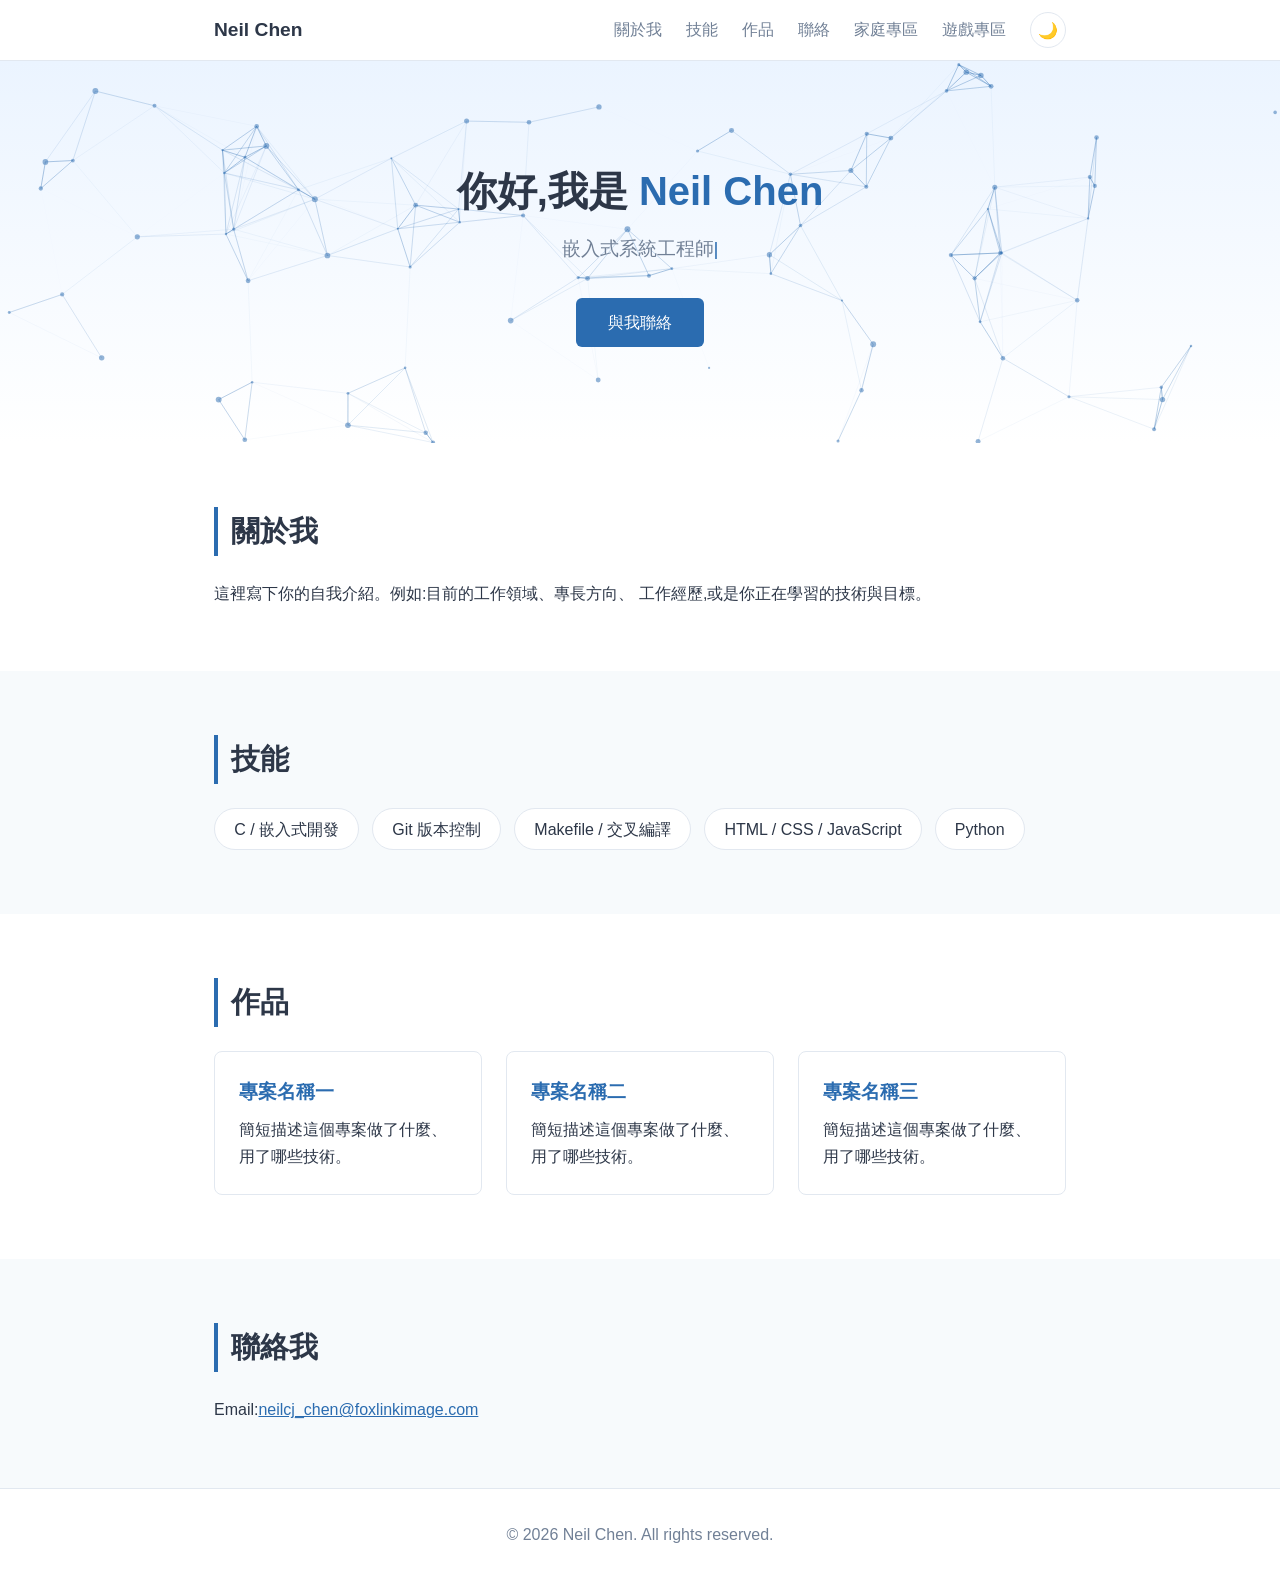
<file: index.html>
<!DOCTYPE html>
<html lang="zh-Hant">
<head>
  <meta charset="UTF-8">
  <meta name="viewport" content="width=device-width, initial-scale=1.0">
  <title>Neil Chen | 個人網頁</title>
  <link rel="stylesheet" href="css/style.css">
</head>
<body>

  <!-- 捲動進度條 -->
  <div class="scroll-progress" id="scrollProgress"></div>

  <!-- 導覽列 -->
  <header class="navbar">
    <div class="container nav-inner">
      <span class="logo">Neil Chen</span>
      <nav>
        <a href="#about">關於我</a>
        <a href="#skills">技能</a>
        <a href="#projects">作品</a>
        <a href="#contact">聯絡</a>
        <a href="family.html">家庭專區</a>
        <a href="games.html">遊戲專區</a>
        <button id="themeToggle" class="theme-toggle" title="切換深淺色主題">🌙</button>
      </nav>
    </div>
  </header>

  <!-- 主視覺(含粒子背景) -->
  <section class="hero">
    <canvas id="particles"></canvas>
    <div class="container hero-content">
      <h1>你好,我是 <span class="accent">Neil Chen</span></h1>
      <p class="subtitle"><span id="typing"></span><span class="cursor">|</span></p>
      <a href="#contact" class="btn">與我聯絡</a>
    </div>
  </section>

  <!-- 關於我 -->
  <section id="about" class="section reveal">
    <div class="container">
      <h2>關於我</h2>
      <p>
        這裡寫下你的自我介紹。例如:目前的工作領域、專長方向、
        工作經歷,或是你正在學習的技術與目標。
      </p>
    </div>
  </section>

  <!-- 技能 -->
  <section id="skills" class="section section-alt reveal">
    <div class="container">
      <h2>技能</h2>
      <ul class="skill-list">
        <li>C / 嵌入式開發</li>
        <li>Git 版本控制</li>
        <li>Makefile / 交叉編譯</li>
        <li>HTML / CSS / JavaScript</li>
        <li>Python</li>
      </ul>
    </div>
  </section>

  <!-- 作品 -->
  <section id="projects" class="section reveal">
    <div class="container">
      <h2>作品</h2>
      <div class="project-grid">
        <div class="card">
          <h3>專案名稱一</h3>
          <p>簡短描述這個專案做了什麼、用了哪些技術。</p>
        </div>
        <div class="card">
          <h3>專案名稱二</h3>
          <p>簡短描述這個專案做了什麼、用了哪些技術。</p>
        </div>
        <div class="card">
          <h3>專案名稱三</h3>
          <p>簡短描述這個專案做了什麼、用了哪些技術。</p>
        </div>
      </div>
    </div>
  </section>

  <!-- 聯絡 -->
  <section id="contact" class="section section-alt reveal">
    <div class="container">
      <h2>聯絡我</h2>
      <p>Email:<a href="mailto:neilcj_chen@foxlinkimage.com">neilcj_chen@foxlinkimage.com</a></p>
    </div>
  </section>

  <footer class="footer">
    <div class="container">
      <p>&copy; 2026 Neil Chen. All rights reserved.</p>
    </div>
  </footer>

  <script src="js/script.js"></script>
</body>
</html>
</file>
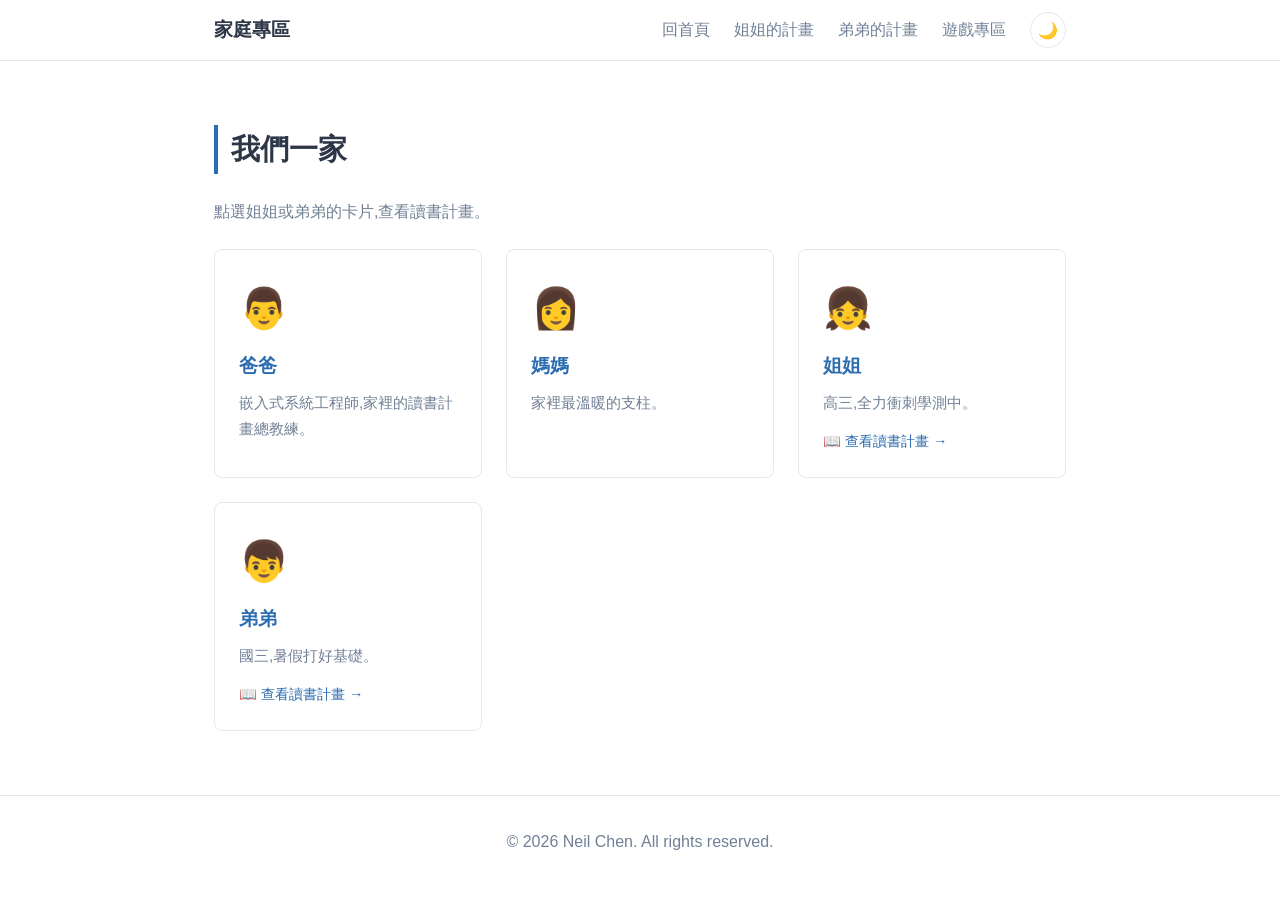
<file: family.html>
<!DOCTYPE html>
<html lang="zh-Hant">
<head>
  <meta charset="UTF-8">
  <meta name="viewport" content="width=device-width, initial-scale=1.0">
  <title>家庭專區 | Neil Chen</title>
  <link rel="stylesheet" href="css/style.css">
</head>
<body>

  <!-- 導覽列 -->
  <header class="navbar">
    <div class="container nav-inner">
      <span class="logo">家庭專區</span>
      <nav>
        <a href="index.html">回首頁</a>
        <a href="plan-sister.html">姐姐的計畫</a>
        <a href="plan-brother.html">弟弟的計畫</a>
        <a href="games.html">遊戲專區</a>
        <button id="themeToggle" class="theme-toggle" title="切換深淺色主題">🌙</button>
      </nav>
    </div>
  </header>

  <main class="section">
    <div class="container">
      <h2>我們一家</h2>
      <p class="plan-note">點選姐姐或弟弟的卡片,查看讀書計畫。</p>

      <div class="project-grid">
        <div class="card">
          <div class="member-emoji">👨</div>
          <h3>爸爸</h3>
          <p class="member-role">嵌入式系統工程師,家裡的讀書計畫總教練。</p>
        </div>
        <div class="card">
          <div class="member-emoji">👩</div>
          <h3>媽媽</h3>
          <p class="member-role">家裡最溫暖的支柱。</p>
        </div>
        <a class="card card-link" href="plan-sister.html">
          <div class="member-emoji">👧</div>
          <h3>姐姐</h3>
          <p class="member-role">高三,全力衝刺學測中。</p>
          <p class="member-go">📖 查看讀書計畫 →</p>
        </a>
        <a class="card card-link" href="plan-brother.html">
          <div class="member-emoji">👦</div>
          <h3>弟弟</h3>
          <p class="member-role">國三,暑假打好基礎。</p>
          <p class="member-go">📖 查看讀書計畫 →</p>
        </a>
      </div>
    </div>
  </main>

  <footer class="footer">
    <div class="container">
      <p>&copy; 2026 Neil Chen. All rights reserved.</p>
    </div>
  </footer>

  <script src="js/theme.js"></script>
</body>
</html>
</file>
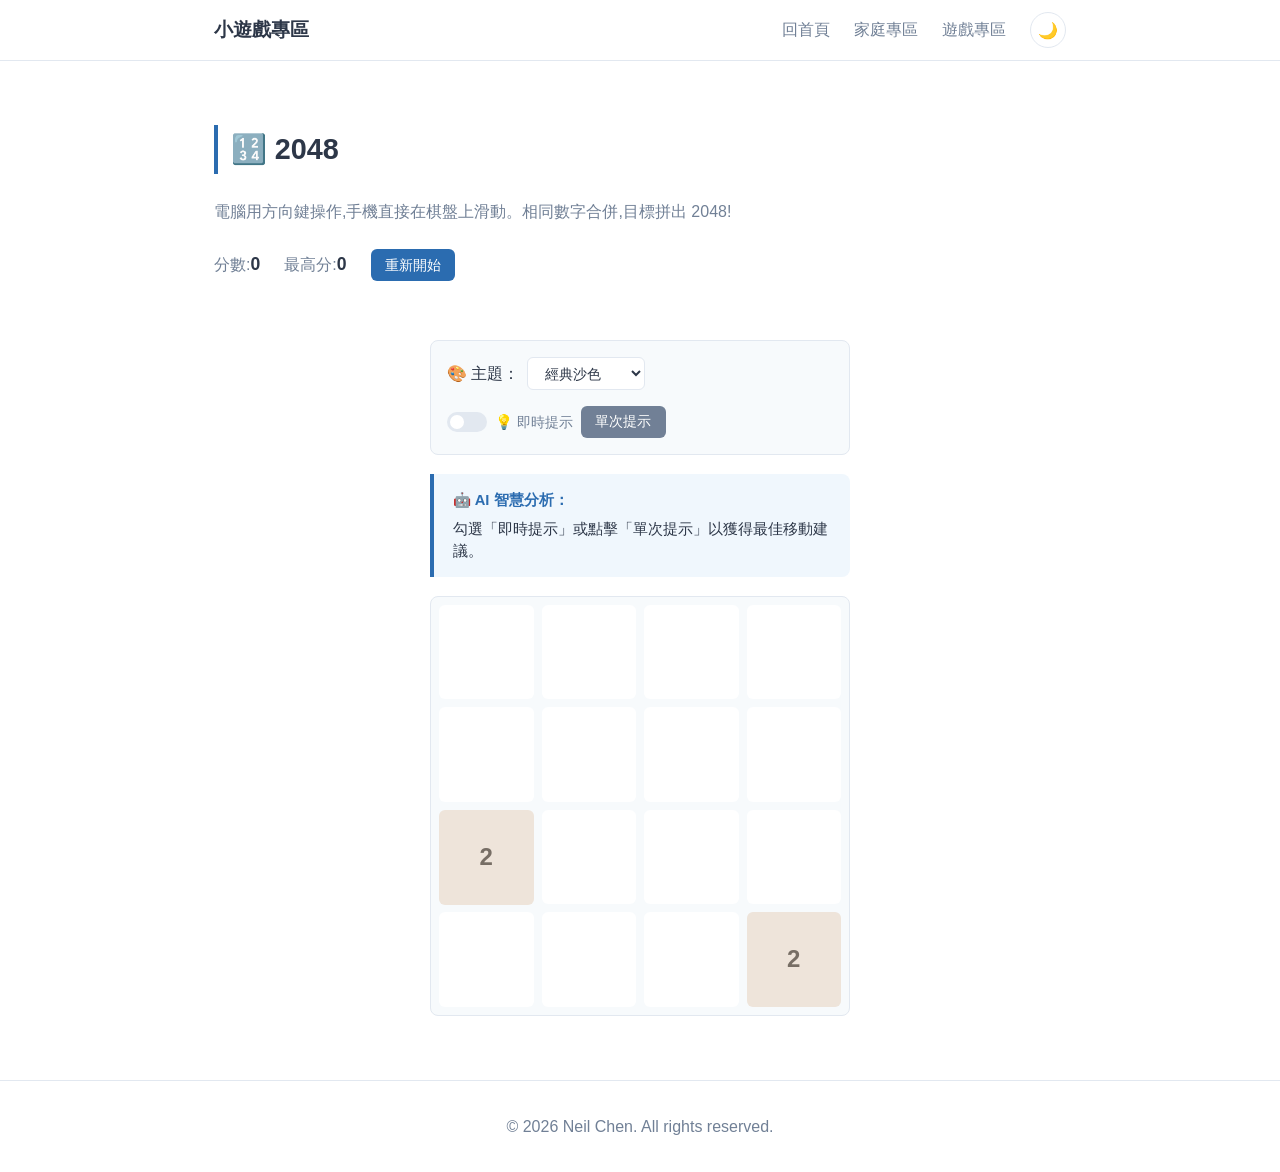
<file: game-2048.html>
<!DOCTYPE html>
<html lang="zh-Hant">
<head>
  <meta charset="UTF-8">
  <meta name="viewport" content="width=device-width, initial-scale=1.0">
  <title>2048 | 小遊戲專區</title>
  <link rel="stylesheet" href="css/style.css">
</head>
<body>

  <!-- 導覽列 -->
  <header class="navbar">
    <div class="container nav-inner">
      <span class="logo">小遊戲專區</span>
      <nav>
        <a href="index.html">回首頁</a>
        <a href="family.html">家庭專區</a>
        <a href="games.html">遊戲專區</a>
        <button id="themeToggle" class="theme-toggle" title="切換深淺色主題">🌙</button>
      </nav>
    </div>
  </header>

  <main class="section">
    <div class="container">
      <h2>🔢 2048</h2>
      <p class="plan-note">電腦用方向鍵操作,手機直接在棋盤上滑動。相同數字合併,目標拼出 2048!</p>

      <div class="game-stats">
        <span>分數:<b id="score">0</b></span>
        <span>最高分:<b id="best">0</b></span>
        <button id="restart" class="btn-game" type="button">重新開始</button>
      </div>
      <p class="game-status" id="status"></p>

      <!-- 遊戲控制面板 -->
      <div class="game-controls-panel">
        <div class="control-group">
          <label for="themeSelect">🎨 主題：</label>
          <select id="themeSelect" class="select-game">
            <option value="classic">經典沙色</option>
            <option value="neon">霓虹幻彩</option>
            <option value="morandi">優雅莫蘭迪</option>
            <option value="forest">森林果實</option>
          </select>
        </div>
        <div class="control-group">
          <label class="toggle-switch">
            <input type="checkbox" id="aiRealtimeToggle">
            <span class="slider"></span>
            <span>💡 即時提示</span>
          </label>
          <button id="getHintBtn" class="btn-game btn-secondary" type="button">單次提示</button>
        </div>
      </div>

      <!-- AI 提示卡片 -->
      <div class="ai-hint-card" id="aiHintCard">
        <div class="hint-title">🤖 AI 智慧分析：</div>
        <div class="hint-content" id="aiHintContent">勾選「即時提示」或點擊「單次提示」以獲得最佳移動建議。</div>
      </div>

      <div class="board-2048" id="board" data-game-theme="classic"></div>
    </div>
  </main>

  <footer class="footer">
    <div class="container">
      <p>&copy; 2026 Neil Chen. All rights reserved.</p>
    </div>
  </footer>

  <script src="js/theme.js"></script>
  <script src="js/game-2048.js"></script>
</body>
</html>
</file>
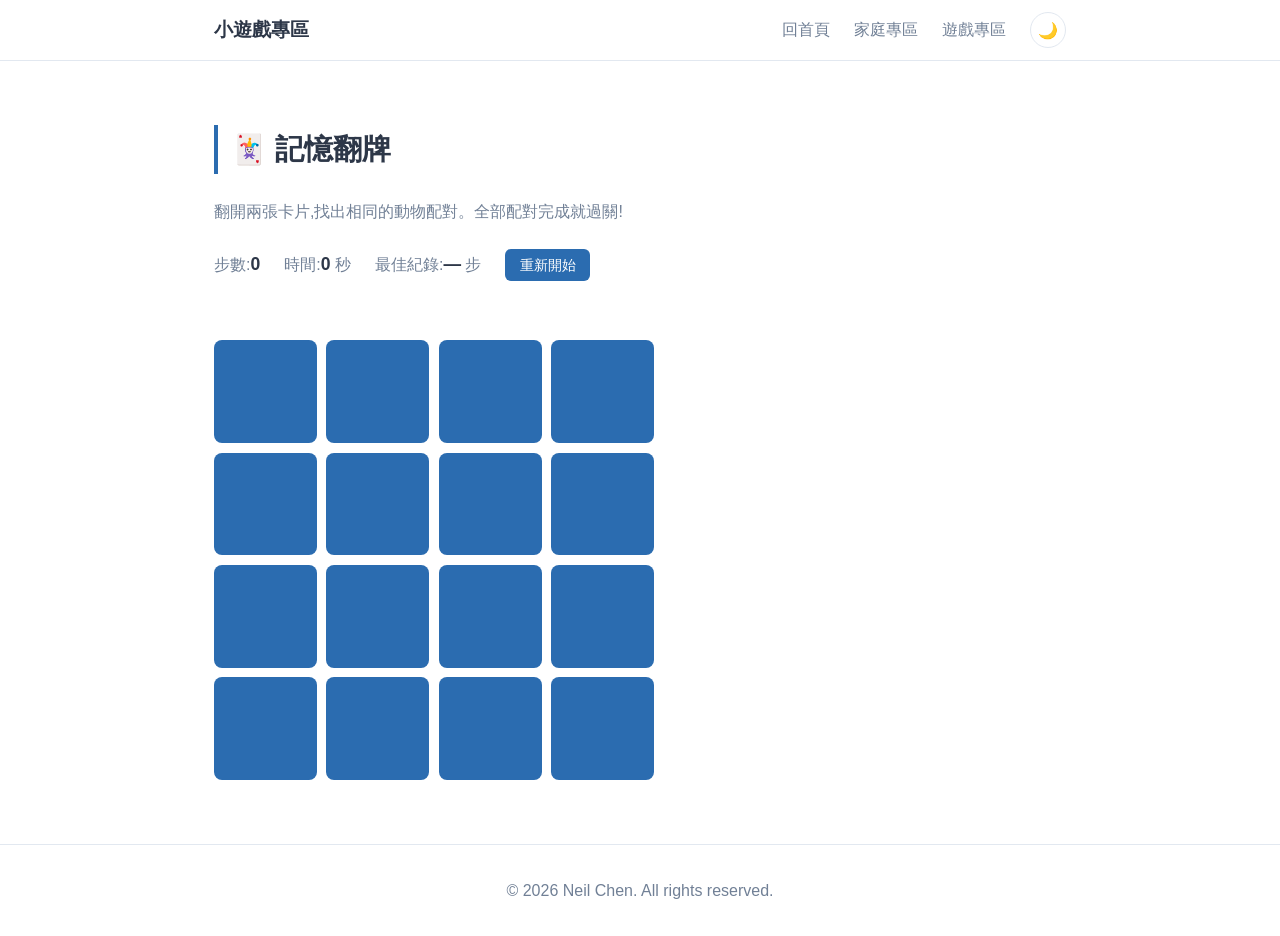
<file: game-memory.html>
<!DOCTYPE html>
<html lang="zh-Hant">
<head>
  <meta charset="UTF-8">
  <meta name="viewport" content="width=device-width, initial-scale=1.0">
  <title>記憶翻牌 | 小遊戲專區</title>
  <link rel="stylesheet" href="css/style.css">
</head>
<body>

  <!-- 導覽列 -->
  <header class="navbar">
    <div class="container nav-inner">
      <span class="logo">小遊戲專區</span>
      <nav>
        <a href="index.html">回首頁</a>
        <a href="family.html">家庭專區</a>
        <a href="games.html">遊戲專區</a>
        <button id="themeToggle" class="theme-toggle" title="切換深淺色主題">🌙</button>
      </nav>
    </div>
  </header>

  <main class="section">
    <div class="container">
      <h2>🃏 記憶翻牌</h2>
      <p class="plan-note">翻開兩張卡片,找出相同的動物配對。全部配對完成就過關!</p>

      <div class="game-stats">
        <span>步數:<b id="moves">0</b></span>
        <span>時間:<b id="time">0</b> 秒</span>
        <span>最佳紀錄:<b id="best">—</b> 步</span>
        <button id="restart" class="btn-game" type="button">重新開始</button>
      </div>
      <p class="game-status" id="status"></p>

      <div class="memory-board" id="board"></div>
    </div>
  </main>

  <footer class="footer">
    <div class="container">
      <p>&copy; 2026 Neil Chen. All rights reserved.</p>
    </div>
  </footer>

  <script src="js/theme.js"></script>
  <script src="js/game-memory.js"></script>
</body>
</html>
</file>
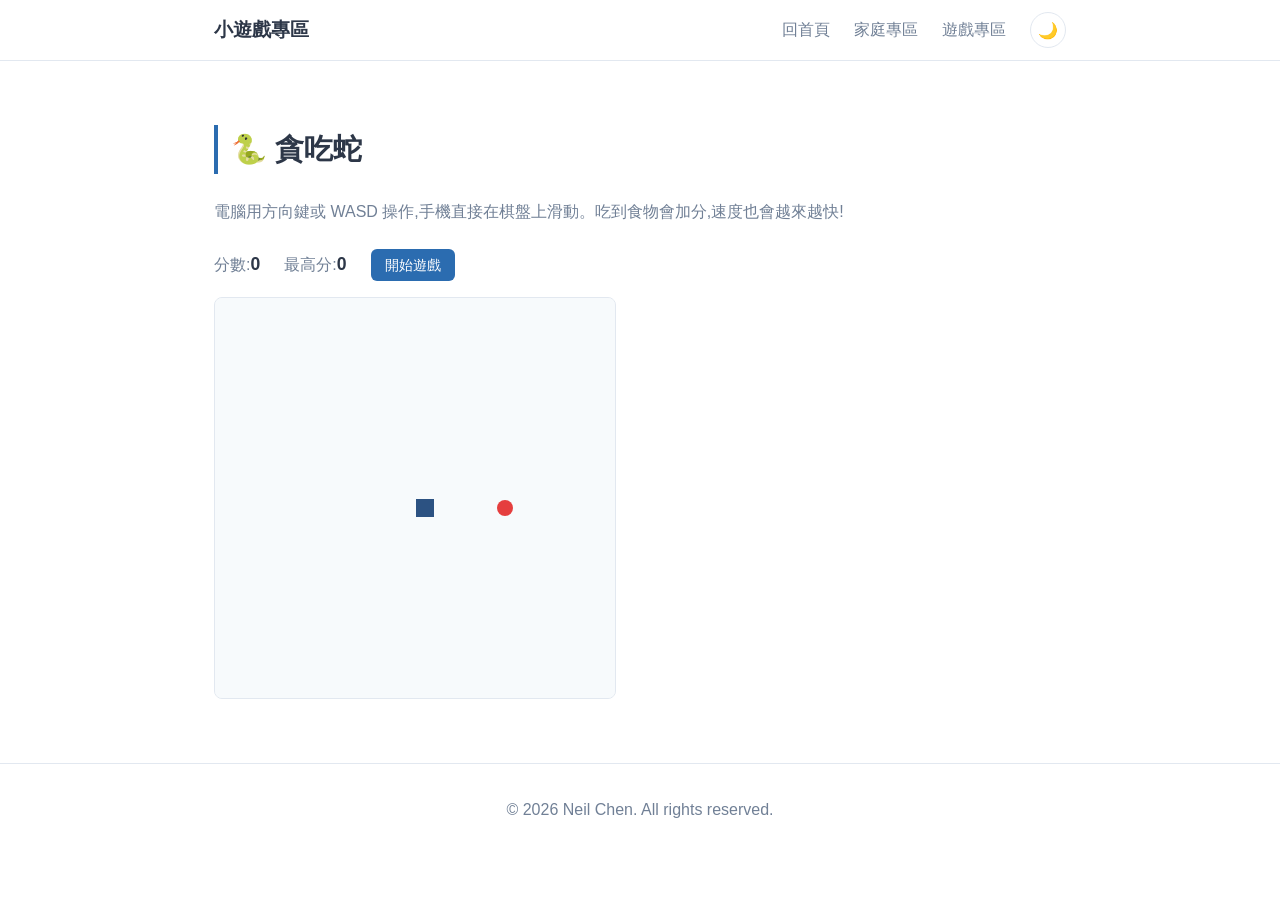
<file: game-snake.html>
<!DOCTYPE html>
<html lang="zh-Hant">
<head>
  <meta charset="UTF-8">
  <meta name="viewport" content="width=device-width, initial-scale=1.0">
  <title>貪吃蛇 | 小遊戲專區</title>
  <link rel="stylesheet" href="css/style.css">
</head>
<body>

  <!-- 導覽列 -->
  <header class="navbar">
    <div class="container nav-inner">
      <span class="logo">小遊戲專區</span>
      <nav>
        <a href="index.html">回首頁</a>
        <a href="family.html">家庭專區</a>
        <a href="games.html">遊戲專區</a>
        <button id="themeToggle" class="theme-toggle" title="切換深淺色主題">🌙</button>
      </nav>
    </div>
  </header>

  <main class="section">
    <div class="container">
      <h2>🐍 貪吃蛇</h2>
      <p class="plan-note">電腦用方向鍵或 WASD 操作,手機直接在棋盤上滑動。吃到食物會加分,速度也會越來越快!</p>

      <div class="game-stats">
        <span>分數:<b id="score">0</b></span>
        <span>最高分:<b id="best">0</b></span>
        <button id="startBtn" class="btn-game" type="button">開始遊戲</button>
      </div>

      <canvas id="snakeCanvas" width="400" height="400"></canvas>
    </div>
  </main>

  <footer class="footer">
    <div class="container">
      <p>&copy; 2026 Neil Chen. All rights reserved.</p>
    </div>
  </footer>

  <script src="js/theme.js"></script>
  <script src="js/game-snake.js"></script>
</body>
</html>
</file>
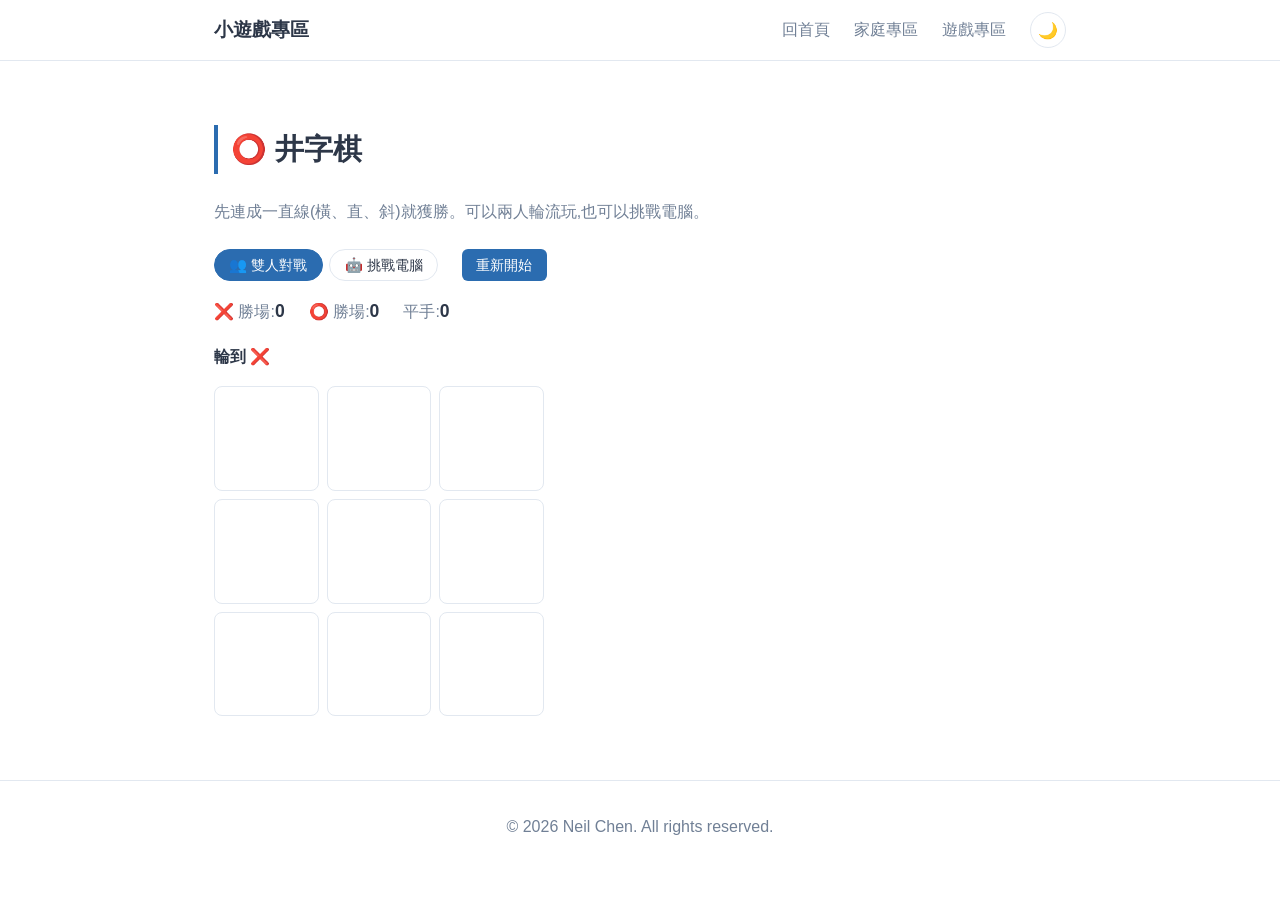
<file: game-tictactoe.html>
<!DOCTYPE html>
<html lang="zh-Hant">
<head>
  <meta charset="UTF-8">
  <meta name="viewport" content="width=device-width, initial-scale=1.0">
  <title>井字棋 | 小遊戲專區</title>
  <link rel="stylesheet" href="css/style.css">
</head>
<body>

  <!-- 導覽列 -->
  <header class="navbar">
    <div class="container nav-inner">
      <span class="logo">小遊戲專區</span>
      <nav>
        <a href="index.html">回首頁</a>
        <a href="family.html">家庭專區</a>
        <a href="games.html">遊戲專區</a>
        <button id="themeToggle" class="theme-toggle" title="切換深淺色主題">🌙</button>
      </nav>
    </div>
  </header>

  <main class="section">
    <div class="container">
      <h2>⭕ 井字棋</h2>
      <p class="plan-note">先連成一直線(橫、直、斜)就獲勝。可以兩人輪流玩,也可以挑戰電腦。</p>

      <div class="game-stats">
        <div class="month-tabs" id="modeTabs">
          <button type="button" data-mode="2p" class="active">👥 雙人對戰</button>
          <button type="button" data-mode="ai">🤖 挑戰電腦</button>
        </div>
        <button id="restart" class="btn-game" type="button">重新開始</button>
      </div>
      <div class="game-stats">
        <span>❌ 勝場:<b id="xWins">0</b></span>
        <span>⭕ 勝場:<b id="oWins">0</b></span>
        <span>平手:<b id="draws">0</b></span>
      </div>
      <p class="game-status" id="status"></p>

      <div class="ttt-board" id="board"></div>
    </div>
  </main>

  <footer class="footer">
    <div class="container">
      <p>&copy; 2026 Neil Chen. All rights reserved.</p>
    </div>
  </footer>

  <script src="js/theme.js"></script>
  <script src="js/game-tictactoe.js"></script>
</body>
</html>
</file>
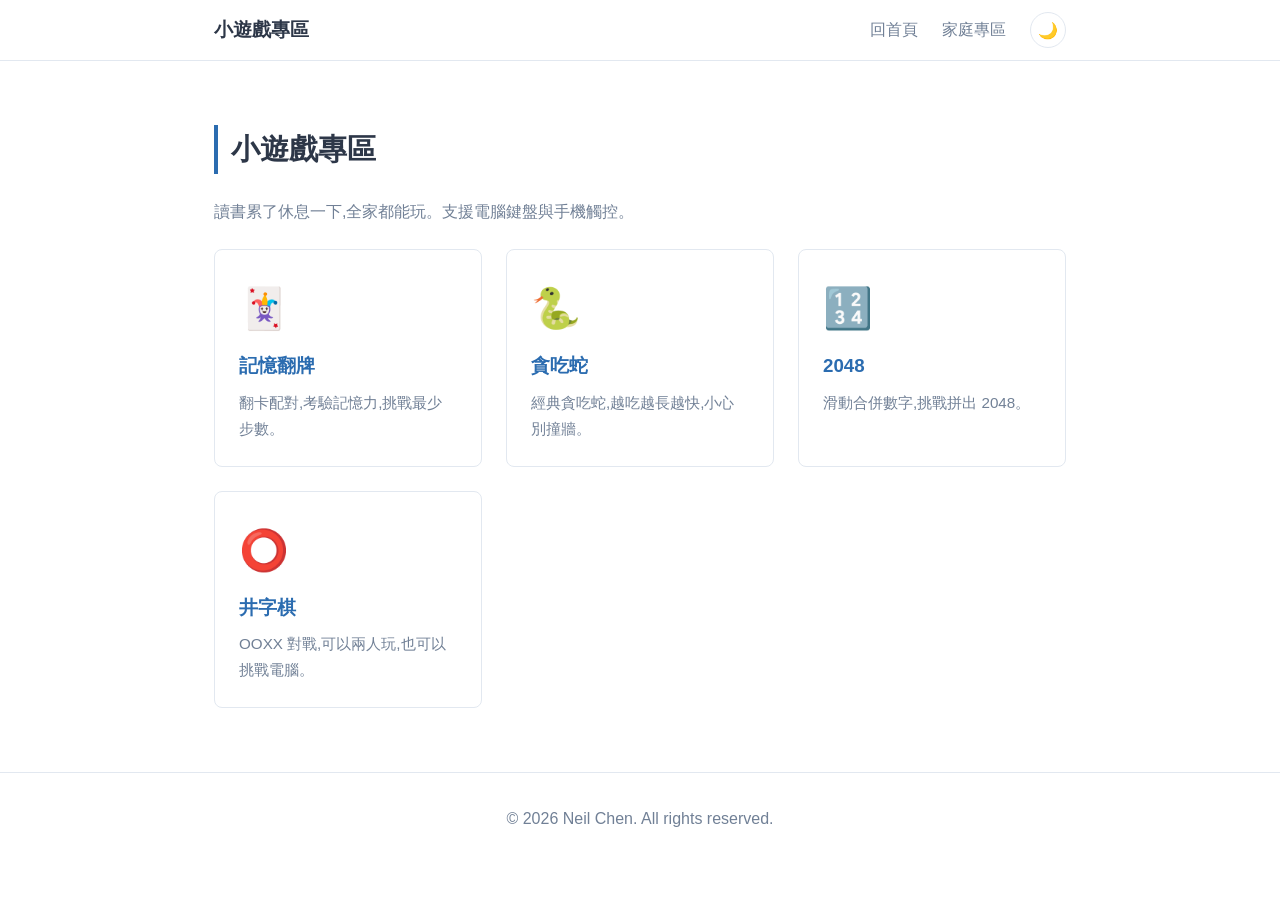
<file: games.html>
<!DOCTYPE html>
<html lang="zh-Hant">
<head>
  <meta charset="UTF-8">
  <meta name="viewport" content="width=device-width, initial-scale=1.0">
  <title>小遊戲專區 | Neil Chen</title>
  <link rel="stylesheet" href="css/style.css">
</head>
<body>

  <!-- 導覽列 -->
  <header class="navbar">
    <div class="container nav-inner">
      <span class="logo">小遊戲專區</span>
      <nav>
        <a href="index.html">回首頁</a>
        <a href="family.html">家庭專區</a>
        <button id="themeToggle" class="theme-toggle" title="切換深淺色主題">🌙</button>
      </nav>
    </div>
  </header>

  <main class="section">
    <div class="container">
      <h2>小遊戲專區</h2>
      <p class="plan-note">讀書累了休息一下,全家都能玩。支援電腦鍵盤與手機觸控。</p>

      <div class="project-grid">
        <a class="card card-link" href="game-memory.html">
          <div class="member-emoji">🃏</div>
          <h3>記憶翻牌</h3>
          <p class="member-role">翻卡配對,考驗記憶力,挑戰最少步數。</p>
        </a>
        <a class="card card-link" href="game-snake.html">
          <div class="member-emoji">🐍</div>
          <h3>貪吃蛇</h3>
          <p class="member-role">經典貪吃蛇,越吃越長越快,小心別撞牆。</p>
        </a>
        <a class="card card-link" href="game-2048.html">
          <div class="member-emoji">🔢</div>
          <h3>2048</h3>
          <p class="member-role">滑動合併數字,挑戰拼出 2048。</p>
        </a>
        <a class="card card-link" href="game-tictactoe.html">
          <div class="member-emoji">⭕</div>
          <h3>井字棋</h3>
          <p class="member-role">OOXX 對戰,可以兩人玩,也可以挑戰電腦。</p>
        </a>
      </div>
    </div>
  </main>

  <footer class="footer">
    <div class="container">
      <p>&copy; 2026 Neil Chen. All rights reserved.</p>
    </div>
  </footer>

  <script src="js/theme.js"></script>
</body>
</html>
</file>
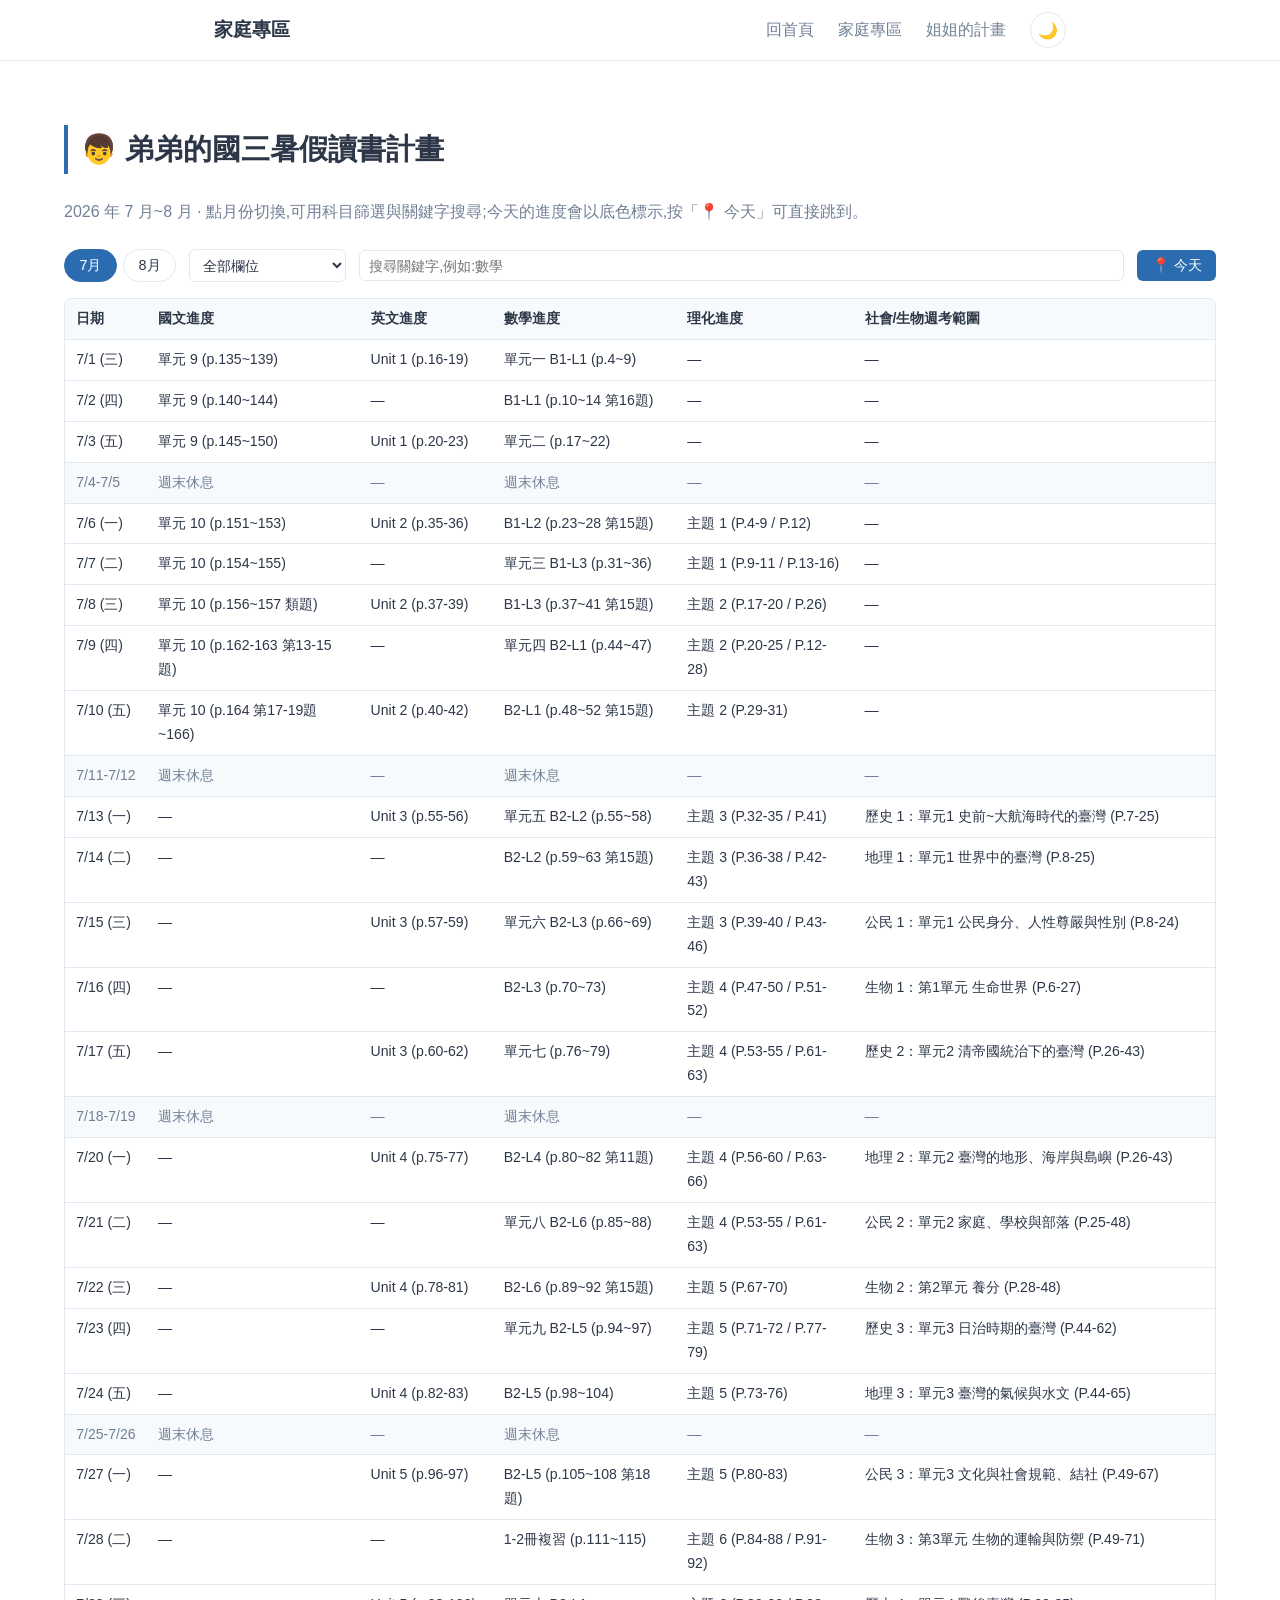
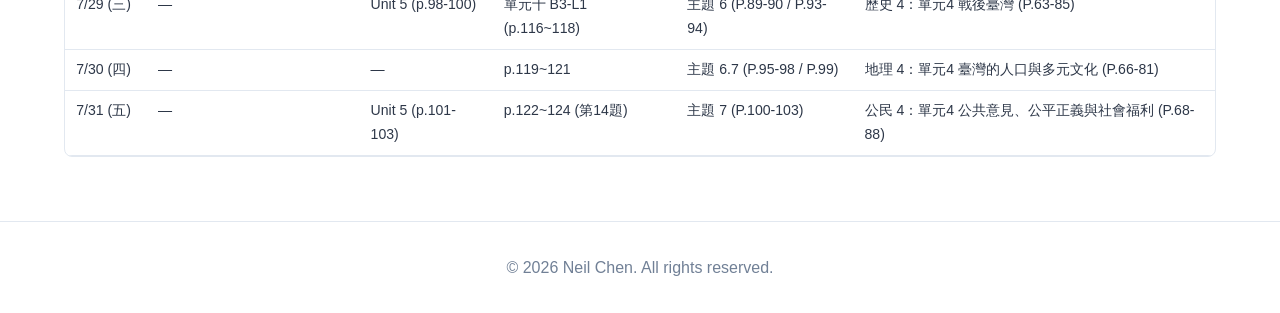
<file: plan-brother.html>
<!DOCTYPE html>
<html lang="zh-Hant">
<head>
  <meta charset="UTF-8">
  <meta name="viewport" content="width=device-width, initial-scale=1.0">
  <title>弟弟的讀書計畫 | 家庭專區</title>
  <link rel="stylesheet" href="css/style.css">
</head>
<body>

  <!-- 導覽列 -->
  <header class="navbar">
    <div class="container nav-inner">
      <span class="logo">家庭專區</span>
      <nav>
        <a href="index.html">回首頁</a>
        <a href="family.html">家庭專區</a>
        <a href="plan-sister.html">姐姐的計畫</a>
        <button id="themeToggle" class="theme-toggle" title="切換深淺色主題">🌙</button>
      </nav>
    </div>
  </header>

  <main class="section">
    <div class="container wide">
      <h2>👦 弟弟的國三暑假讀書計畫</h2>
      <p class="plan-note">
        2026 年 7 月~8 月 · 點月份切換,可用科目篩選與關鍵字搜尋;今天的進度會以底色標示,按「📍 今天」可直接跳到。
      </p>

      <div id="plan"></div>
    </div>
  </main>

  <footer class="footer">
    <div class="container">
      <p>&copy; 2026 Neil Chen. All rights reserved.</p>
    </div>
  </footer>

  <script src="js/plan-data.js"></script>
  <script src="js/plan.js"></script>
  <script>
    renderPlan("plan", window.PLANS.brother);
  </script>
</body>
</html>
</file>
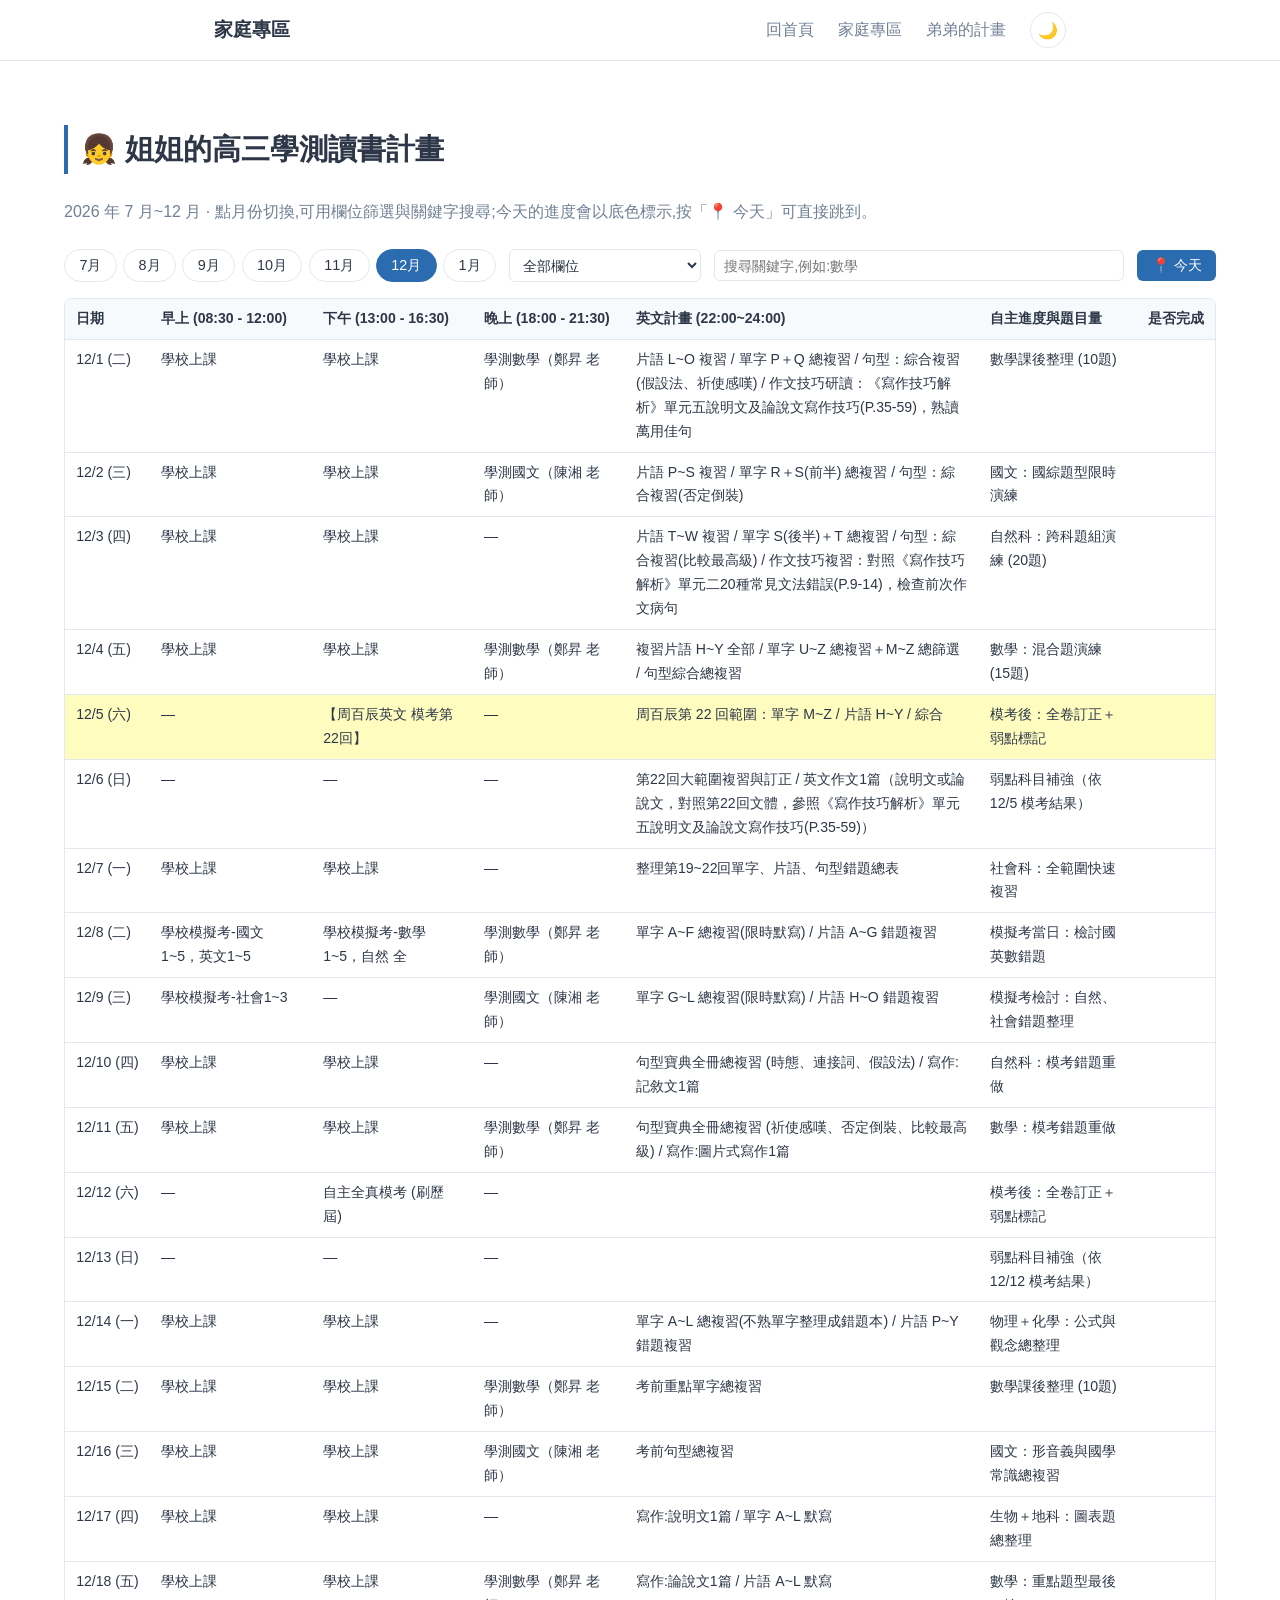
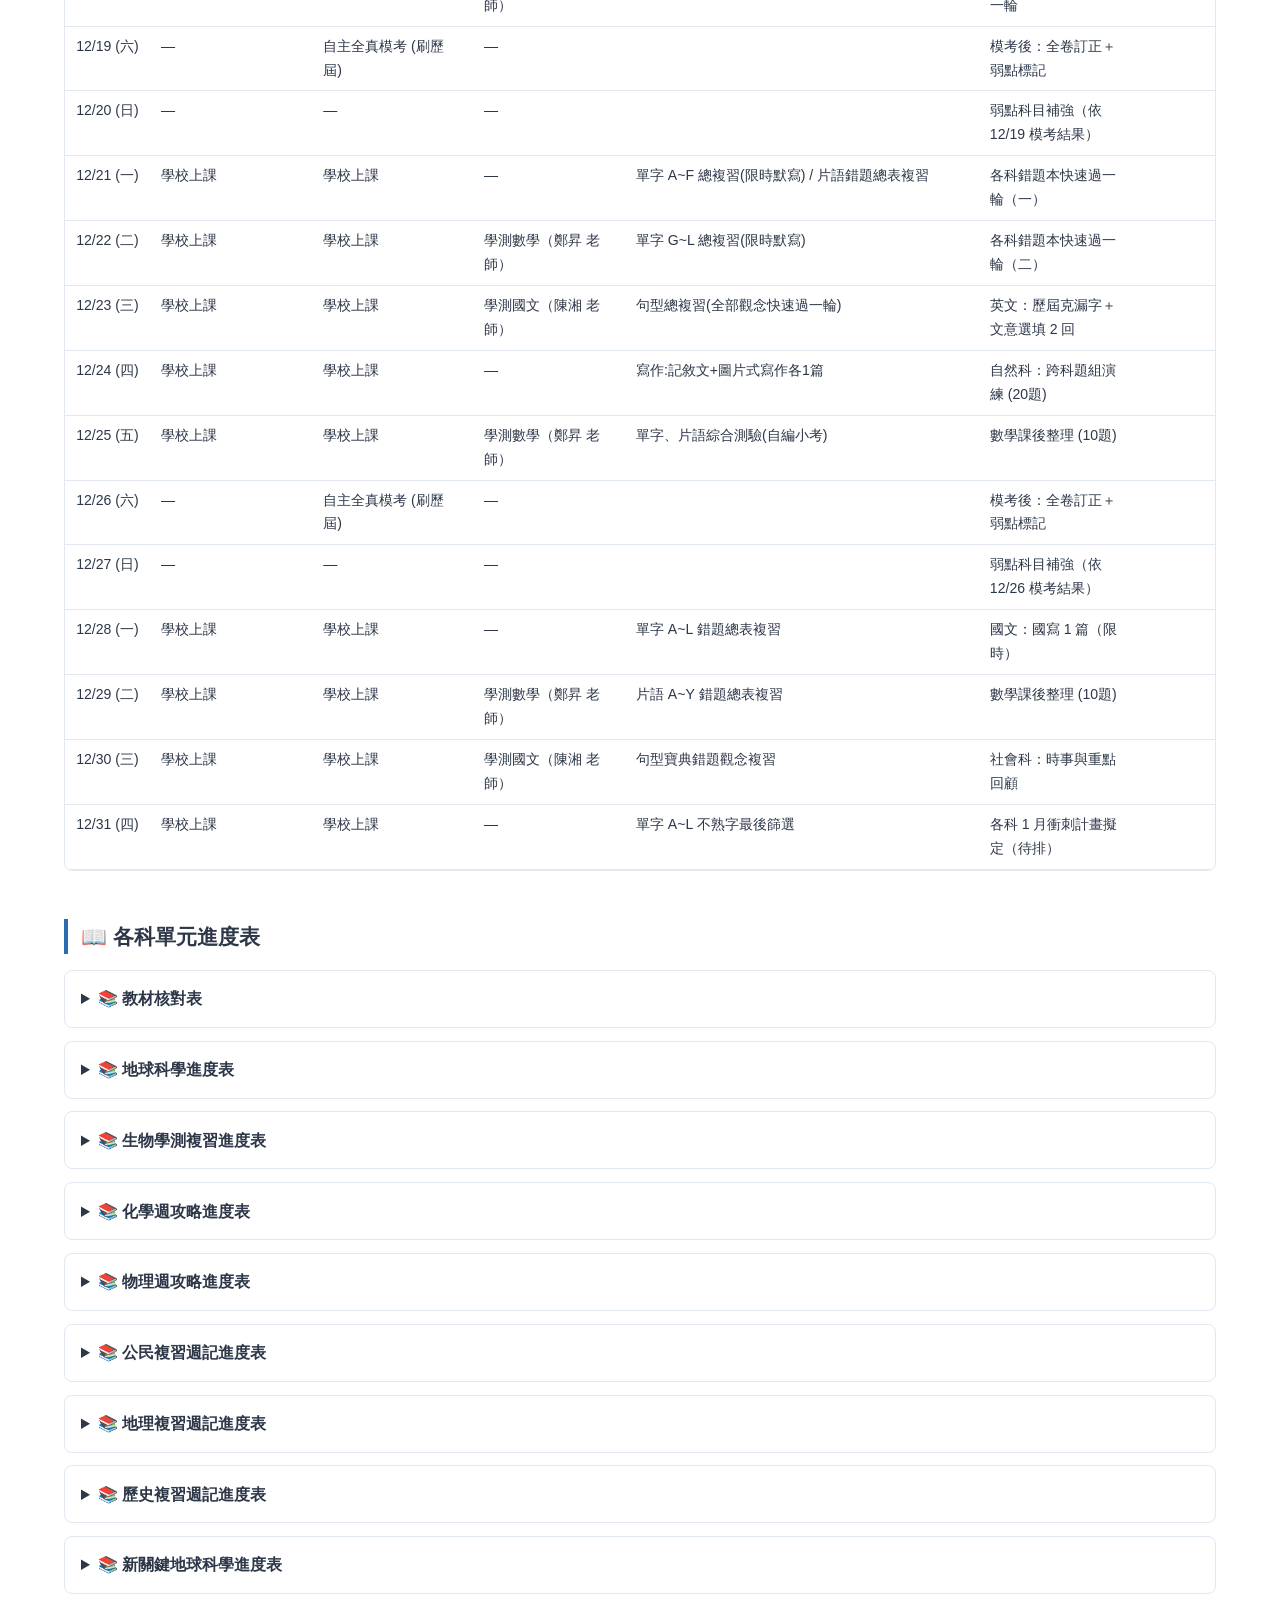
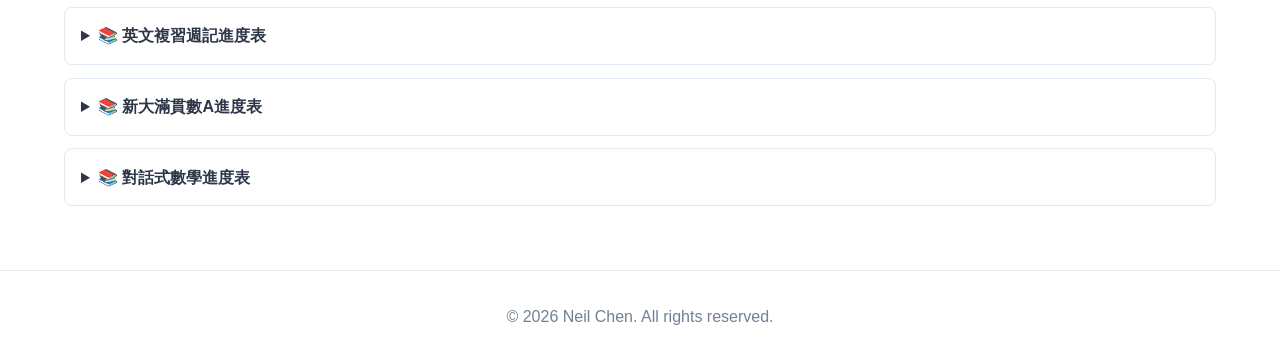
<file: plan-sister.html>
<!DOCTYPE html>
<html lang="zh-Hant">
<head>
  <meta charset="UTF-8">
  <meta name="viewport" content="width=device-width, initial-scale=1.0">
  <title>姐姐的讀書計畫 | 家庭專區</title>
  <link rel="stylesheet" href="css/style.css">
</head>
<body>

  <!-- 導覽列 -->
  <header class="navbar">
    <div class="container nav-inner">
      <span class="logo">家庭專區</span>
      <nav>
        <a href="index.html">回首頁</a>
        <a href="family.html">家庭專區</a>
        <a href="plan-brother.html">弟弟的計畫</a>
        <button id="themeToggle" class="theme-toggle" title="切換深淺色主題">🌙</button>
      </nav>
    </div>
  </header>

  <main class="section">
    <div class="container wide">
      <h2>👧 姐姐的高三學測讀書計畫</h2>
      <p class="plan-note">
        2026 年 7 月~12 月 · 點月份切換,可用欄位篩選與關鍵字搜尋;今天的進度會以底色標示,按「📍 今天」可直接跳到。
      </p>

      <div id="plan"></div>

      <h3 class="extras-title">📖 各科單元進度表</h3>
      <div id="extras"></div>
    </div>
  </main>

  <footer class="footer">
    <div class="container">
      <p>&copy; 2026 Neil Chen. All rights reserved.</p>
    </div>
  </footer>

  <script src="js/theme.js"></script>
  <script src="js/plan-data.js"></script>
  <script src="js/plan.js"></script>
  <script>
    renderPlan("plan", window.PLANS.sister);
    renderExtras("extras", window.PLANS.sister.extras);
  </script>
</body>
</html>
</file>
<file: css/style.css>
/* ===== 主題變數 ===== */
:root {
  --bg: #ffffff;
  --bg-alt: #f7fafc;
  --text: #2d3748;
  --text-muted: #718096;
  --border: #e2e8f0;
  --accent: #2b6cb0;
  --accent-hover: #2c5282;
  --hero-from: #ebf4ff;
  --card-bg: #ffffff;
  --shadow: rgba(0, 0, 0, 0.12);
}

[data-theme="dark"] {
  --bg: #1a202c;
  --bg-alt: #171923;
  --text: #e2e8f0;
  --text-muted: #a0aec0;
  --border: #2d3748;
  --accent: #63b3ed;
  --accent-hover: #90cdf4;
  --hero-from: #12161f;
  --card-bg: #232b3b;
  --shadow: rgba(0, 0, 0, 0.5);
}

/* ===== 基礎設定 ===== */
* {
  margin: 0;
  padding: 0;
  box-sizing: border-box;
}

html {
  scroll-behavior: smooth;
}

body {
  font-family: "Segoe UI", "Microsoft JhengHei", sans-serif;
  line-height: 1.7;
  color: var(--text);
  background: var(--bg);
  transition: background 0.3s, color 0.3s;
}

.container {
  max-width: 900px;
  margin: 0 auto;
  padding: 0 1.5rem;
}

/* ===== 捲動進度條 ===== */
.scroll-progress {
  position: fixed;
  top: 0;
  left: 0;
  height: 3px;
  width: 0;
  background: linear-gradient(90deg, #4299e1, #9f7aea);
  z-index: 100;
}

/* ===== 導覽列 ===== */
.navbar {
  position: sticky;
  top: 0;
  background: var(--bg);
  border-bottom: 1px solid var(--border);
  z-index: 10;
  transition: background 0.3s;
}

.nav-inner {
  display: flex;
  justify-content: space-between;
  align-items: center;
  height: 60px;
}

.logo {
  font-weight: 700;
  font-size: 1.2rem;
}

.navbar nav {
  display: flex;
  align-items: center;
}

.navbar nav a {
  margin-left: 1.5rem;
  text-decoration: none;
  color: var(--text-muted);
  position: relative;
}

.navbar nav a::after {
  content: "";
  position: absolute;
  left: 0;
  bottom: -4px;
  width: 0;
  height: 2px;
  background: var(--accent);
  transition: width 0.25s;
}

.navbar nav a:hover {
  color: var(--accent);
}

.navbar nav a:hover::after {
  width: 100%;
}

.theme-toggle {
  margin-left: 1.5rem;
  background: none;
  border: 1px solid var(--border);
  border-radius: 50%;
  width: 36px;
  height: 36px;
  font-size: 1rem;
  cursor: pointer;
  transition: transform 0.3s;
}

.theme-toggle:hover {
  transform: rotate(20deg) scale(1.1);
}

/* ===== 主視覺 ===== */
.hero {
  position: relative;
  padding: 6rem 0;
  text-align: center;
  background: linear-gradient(180deg, var(--hero-from) 0%, var(--bg) 100%);
  overflow: hidden;
}

#particles {
  position: absolute;
  inset: 0;
  width: 100%;
  height: 100%;
}

.hero-content {
  position: relative;
  z-index: 1;
}

.hero h1 {
  font-size: 2.5rem;
  margin-bottom: 0.5rem;
  animation: fadeInUp 0.8s ease both;
}

.accent {
  color: var(--accent);
}

.subtitle {
  font-size: 1.2rem;
  color: var(--text-muted);
  margin-bottom: 2rem;
  min-height: 1.7em;
}

.cursor {
  animation: blink 0.9s steps(1) infinite;
  color: var(--accent);
}

.btn {
  display: inline-block;
  padding: 0.7rem 2rem;
  background: var(--accent);
  color: var(--bg);
  text-decoration: none;
  border-radius: 6px;
  transition: transform 0.2s, box-shadow 0.2s, background 0.2s;
}

.btn:hover {
  background: var(--accent-hover);
  transform: translateY(-3px);
  box-shadow: 0 8px 20px var(--shadow);
}

/* ===== 區塊 ===== */
.section {
  padding: 4rem 0;
}

.section-alt {
  background: var(--bg-alt);
}

.section h2 {
  font-size: 1.8rem;
  margin-bottom: 1.5rem;
  border-left: 4px solid var(--accent);
  padding-left: 0.8rem;
}

/* ===== 捲動淡入 ===== */
.reveal {
  opacity: 0;
  transform: translateY(40px);
  transition: opacity 0.7s ease, transform 0.7s ease;
}

.reveal.visible {
  opacity: 1;
  transform: translateY(0);
}

/* ===== 技能 ===== */
.skill-list {
  list-style: none;
  display: flex;
  flex-wrap: wrap;
  gap: 0.8rem;
}

.skill-list li {
  background: var(--card-bg);
  border: 1px solid var(--border);
  border-radius: 999px;
  padding: 0.4rem 1.2rem;
  transition: transform 0.2s, border-color 0.2s;
}

.skill-list li:hover {
  transform: translateY(-4px);
  border-color: var(--accent);
}

/* ===== 作品卡片 ===== */
.project-grid {
  display: grid;
  grid-template-columns: repeat(auto-fit, minmax(240px, 1fr));
  gap: 1.5rem;
}

.card {
  border: 1px solid var(--border);
  border-radius: 8px;
  padding: 1.5rem;
  background: var(--card-bg);
  transition: transform 0.25s, box-shadow 0.25s, border-color 0.25s;
}

.card:hover {
  transform: translateY(-6px);
  box-shadow: 0 12px 24px var(--shadow);
  border-color: var(--accent);
}

.card h3 {
  margin-bottom: 0.5rem;
  color: var(--accent);
}

/* ===== 聯絡與頁尾 ===== */
#contact a {
  color: var(--accent);
}

.footer {
  padding: 2rem 0;
  text-align: center;
  color: var(--text-muted);
  border-top: 1px solid var(--border);
}

/* ===== 動畫 ===== */
@keyframes fadeInUp {
  from {
    opacity: 0;
    transform: translateY(30px);
  }
  to {
    opacity: 1;
    transform: translateY(0);
  }
}

@keyframes blink {
  50% {
    opacity: 0;
  }
}

/* ===== 家庭專區 ===== */
:root {
  --today-bg: #fefcbf;
}

[data-theme="dark"] {
  --today-bg: #4a4419;
}

.card-link {
  display: block;
  text-decoration: none;
  color: inherit;
}

.member-emoji {
  font-size: 2.5rem;
  margin-bottom: 0.5rem;
}

.member-role {
  color: var(--text-muted);
  font-size: 0.95rem;
}

.member-go {
  margin-top: 0.8rem;
  color: var(--accent);
  font-size: 0.9rem;
}

/* ===== 讀書計畫頁 ===== */
.container.wide {
  max-width: 1200px;
}

.plan-note {
  color: var(--text-muted);
  margin-bottom: 1.5rem;
}

.plan-controls {
  display: flex;
  flex-wrap: wrap;
  gap: 0.8rem;
  align-items: center;
  margin-bottom: 1rem;
}

.month-tabs {
  display: flex;
  flex-wrap: wrap;
  gap: 0.4rem;
}

.month-tabs button {
  padding: 0.35rem 0.9rem;
  border: 1px solid var(--border);
  background: var(--card-bg);
  color: var(--text);
  border-radius: 999px;
  cursor: pointer;
  font-size: 0.9rem;
}

.month-tabs button.active {
  background: var(--accent);
  color: var(--bg);
  border-color: var(--accent);
}

.plan-controls select,
.plan-controls input {
  padding: 0.4rem 0.6rem;
  border: 1px solid var(--border);
  border-radius: 6px;
  background: var(--card-bg);
  color: var(--text);
  font-size: 0.9rem;
}

.plan-controls input {
  flex: 1;
  min-width: 180px;
}

.btn-today {
  padding: 0.4rem 0.9rem;
  border: none;
  border-radius: 6px;
  background: var(--accent);
  color: var(--bg);
  cursor: pointer;
  font-size: 0.9rem;
}

.table-wrap {
  overflow-x: auto;
  border: 1px solid var(--border);
  border-radius: 8px;
}

.plan-table {
  width: 100%;
  border-collapse: collapse;
  font-size: 0.88rem;
}

.plan-table th,
.plan-table td {
  border-bottom: 1px solid var(--border);
  padding: 0.5rem 0.7rem;
  text-align: left;
  vertical-align: top;
}

.plan-table th {
  background: var(--bg-alt);
  white-space: nowrap;
}

.plan-table td:first-child {
  white-space: nowrap;
}

.plan-table tr.weekend td {
  color: var(--text-muted);
  background: var(--bg-alt);
}

.plan-table tr.today td {
  background: var(--today-bg);
}

.no-result {
  padding: 1.5rem;
  color: var(--text-muted);
}

.extras-title {
  margin-top: 3rem;
  margin-bottom: 1rem;
  font-size: 1.3rem;
  border-left: 4px solid var(--accent);
  padding-left: 0.8rem;
}

.materials {
  margin-top: 0.8rem;
  padding: 0.9rem 1rem;
  border: 1px solid var(--border);
  border-radius: 8px;
}

.materials summary {
  cursor: pointer;
  font-weight: 600;
}

.materials[open] summary {
  margin-bottom: 0.8rem;
}

.extra-search {
  display: block;
  width: 100%;
  max-width: 320px;
  margin-bottom: 0.8rem;
  padding: 0.4rem 0.6rem;
  border: 1px solid var(--border);
  border-radius: 6px;
  background: var(--card-bg);
  color: var(--text);
  font-size: 0.9rem;
}

/* ===== 小遊戲專區 ===== */
.game-stats {
  display: flex;
  flex-wrap: wrap;
  gap: 0.5rem 1.5rem;
  align-items: center;
  margin-bottom: 1rem;
}

.game-stats span {
  color: var(--text-muted);
}

.game-stats b {
  color: var(--text);
  font-size: 1.1rem;
}

.btn-game {
  padding: 0.4rem 0.9rem;
  border: none;
  border-radius: 6px;
  background: var(--accent);
  color: var(--bg);
  cursor: pointer;
  font-size: 0.9rem;
}

.game-status {
  min-height: 1.7em;
  margin-bottom: 1rem;
  font-weight: 600;
}

/* 貪吃蛇 */
#snakeCanvas {
  display: block;
  max-width: 100%;
  height: auto;
  background: var(--bg-alt);
  border: 1px solid var(--border);
  border-radius: 8px;
  touch-action: none;
}

/* 2048 */
.board-2048 {
  display: grid;
  grid-template-columns: repeat(4, 1fr);
  gap: 0.5rem;
  max-width: 420px;
  padding: 0.5rem;
  background: var(--bg-alt);
  border: 1px solid var(--border);
  border-radius: 8px;
  touch-action: none;
  margin: 0 auto; /* 置中棋盤 */
}

.board-2048 .tile {
  aspect-ratio: 1 / 1;
  display: flex;
  align-items: center;
  justify-content: center;
  border-radius: 6px;
  font-weight: 700;
  font-size: 1.5rem;
  background: var(--card-bg);
  color: #776e65;
  user-select: none;
}

/* 經典沙色 (Classic) - 預設 */
.board-2048[data-game-theme="classic"] {
  background: var(--bg-alt);
  border-color: var(--border);
}
.board-2048[data-game-theme="classic"] .tile {
  color: #776e65;
}
.board-2048[data-game-theme="classic"] .tile-2 { background: #eee4da; }
.board-2048[data-game-theme="classic"] .tile-4 { background: #ede0c8; }
.board-2048[data-game-theme="classic"] .tile-8 { background: #f2b179; color: #fff; }
.board-2048[data-game-theme="classic"] .tile-16 { background: #f59563; color: #fff; }
.board-2048[data-game-theme="classic"] .tile-32 { background: #f67c5f; color: #fff; }
.board-2048[data-game-theme="classic"] .tile-64 { background: #f65e3b; color: #fff; }
.board-2048[data-game-theme="classic"] .tile-128 { background: #edcf72; color: #fff; font-size: 1.25rem; }
.board-2048[data-game-theme="classic"] .tile-256 { background: #edcc61; color: #fff; font-size: 1.25rem; }
.board-2048[data-game-theme="classic"] .tile-512 { background: #edc850; color: #fff; font-size: 1.25rem; }
.board-2048[data-game-theme="classic"] .tile-1024 { background: #edc53f; color: #fff; font-size: 1.05rem; }
.board-2048[data-game-theme="classic"] .tile-2048, 
.board-2048[data-game-theme="classic"] .tile-big { background: #edc22e; color: #fff; font-size: 1.05rem; }

/* 霓虹幻彩 (Neon Cyberpunk) */
.board-2048[data-game-theme="neon"] {
  background: #0d0f17;
  border-color: #f43f5e;
  box-shadow: 0 0 20px rgba(244, 63, 94, 0.25);
}
.board-2048[data-game-theme="neon"] .tile {
  color: #fff;
  text-shadow: 0 0 5px rgba(255, 255, 255, 0.6);
  border: 1px solid rgba(255, 255, 255, 0.05);
}
.board-2048[data-game-theme="neon"] .tile-2 { background: linear-gradient(135deg, #1e1b4b, #311042); border-color: #4f46e5; color: #818cf8; }
.board-2048[data-game-theme="neon"] .tile-4 { background: linear-gradient(135deg, #3b0764, #4c0519); border-color: #c084fc; color: #e9d5ff; }
.board-2048[data-game-theme="neon"] .tile-8 { background: linear-gradient(135deg, #0284c7, #0369a1); border-color: #38bdf8; color: #e0f2fe; box-shadow: 0 0 8px rgba(56, 189, 248, 0.4); }
.board-2048[data-game-theme="neon"] .tile-16 { background: linear-gradient(135deg, #059669, #047857); border-color: #34d399; color: #ecfdf5; box-shadow: 0 0 8px rgba(52, 211, 153, 0.4); }
.board-2048[data-game-theme="neon"] .tile-32 { background: linear-gradient(135deg, #d97706, #b45309); border-color: #fbbf24; color: #fffbeb; box-shadow: 0 0 8px rgba(251, 191, 36, 0.4); }
.board-2048[data-game-theme="neon"] .tile-64 { background: linear-gradient(135deg, #ea580c, #c2410c); border-color: #fb923c; color: #fff7ed; box-shadow: 0 0 8px rgba(251, 146, 60, 0.4); }
.board-2048[data-game-theme="neon"] .tile-128 { background: linear-gradient(135deg, #dc2626, #b91c1c); border-color: #f87171; color: #fef2f2; font-size: 1.25rem; box-shadow: 0 0 10px rgba(248, 113, 113, 0.5); }
.board-2048[data-game-theme="neon"] .tile-256 { background: linear-gradient(135deg, #c026d3, #a21caf); border-color: #f472b6; color: #fdf2f8; font-size: 1.25rem; box-shadow: 0 0 12px rgba(244, 114, 182, 0.5); }
.board-2048[data-game-theme="neon"] .tile-512 { background: linear-gradient(135deg, #7c3aed, #6d28d9); border-color: #a78bfa; color: #f5f3ff; font-size: 1.25rem; box-shadow: 0 0 14px rgba(167, 139, 250, 0.6); }
.board-2048[data-game-theme="neon"] .tile-1024 { background: linear-gradient(135deg, #0891b2, #0e7490); border-color: #22d3ee; color: #ecfeff; font-size: 1.05rem; box-shadow: 0 0 16px rgba(34, 211, 238, 0.7); }
.board-2048[data-game-theme="neon"] .tile-2048,
.board-2048[data-game-theme="neon"] .tile-big { background: linear-gradient(135deg, #f43f5e, #be123c); border-color: #fda4af; color: #fff; font-size: 1.05rem; box-shadow: 0 0 20px rgba(244, 63, 94, 0.8); }

/* 優雅莫蘭迪 (Morandi pastel) */
.board-2048[data-game-theme="morandi"] {
  background: #f0ede9;
  border-color: #dfd8cf;
}
.board-2048[data-game-theme="morandi"] .tile {
  color: #fff;
  font-weight: 600;
}
.board-2048[data-game-theme="morandi"] .tile-2 { background: #c6d0c5; color: #4e5a4d; }
.board-2048[data-game-theme="morandi"] .tile-4 { background: #d4c3b3; color: #5c4d3f; }
.board-2048[data-game-theme="morandi"] .tile-8 { background: #b8c8cc; }
.board-2048[data-game-theme="morandi"] .tile-16 { background: #ccbed3; }
.board-2048[data-game-theme="morandi"] .tile-32 { background: #d1bebe; }
.board-2048[data-game-theme="morandi"] .tile-64 { background: #bcd1c5; }
.board-2048[data-game-theme="morandi"] .tile-128 { background: #9bb097; font-size: 1.25rem; }
.board-2048[data-game-theme="morandi"] .tile-256 { background: #ac9b8b; font-size: 1.25rem; }
.board-2048[data-game-theme="morandi"] .tile-512 { background: #92a5a9; font-size: 1.25rem; }
.board-2048[data-game-theme="morandi"] .tile-1024 { background: #a292a9; font-size: 1.05rem; }
.board-2048[data-game-theme="morandi"] .tile-2048,
.board-2048[data-game-theme="morandi"] .tile-big { background: #aa8585; font-size: 1.05rem; }

/* 森林果實 (Forest Berries) */
.board-2048[data-game-theme="forest"] {
  background: #edf1ec;
  border-color: #d1ddd5;
}
.board-2048[data-game-theme="forest"] .tile {
  color: #fff;
}
.board-2048[data-game-theme="forest"] .tile-2 { background: #dce7d4; color: #4a5d3f; }
.board-2048[data-game-theme="forest"] .tile-4 { background: #cbdcb8; color: #3b4e31; }
.board-2048[data-game-theme="forest"] .tile-8 { background: #abc699; color: #2e4324; }
.board-2048[data-game-theme="forest"] .tile-16 { background: #81ac6b; }
.board-2048[data-game-theme="forest"] .tile-32 { background: #608d48; }
.board-2048[data-game-theme="forest"] .tile-64 { background: #3f6c26; }
.board-2048[data-game-theme="forest"] .tile-128 { background: #ec9f9f; color: #5a2727; font-size: 1.25rem; }
.board-2048[data-game-theme="forest"] .tile-256 { background: #df7a7a; font-size: 1.25rem; }
.board-2048[data-game-theme="forest"] .tile-512 { background: #ce5454; font-size: 1.25rem; }
.board-2048[data-game-theme="forest"] .tile-1024 { background: #b73232; font-size: 1.05rem; }
.board-2048[data-game-theme="forest"] .tile-2048,
.board-2048[data-game-theme="forest"] .tile-big { background: #961b1b; font-size: 1.05rem; }

/* 方塊誕生與合併動畫 */
@keyframes tile-appear {
  0% {
    transform: scale(0);
    opacity: 0;
  }
  100% {
    transform: scale(1);
    opacity: 1;
  }
}

@keyframes tile-merge {
  0% {
    transform: scale(1);
  }
  50% {
    transform: scale(1.15);
  }
  100% {
    transform: scale(1);
  }
}

.tile-new {
  animation: tile-appear 0.2s cubic-bezier(0.175, 0.885, 0.32, 1.275) forwards;
}

.tile-merged {
  animation: tile-merge 0.18s ease-in-out forwards;
}

/* 遊戲控制面板與提示區樣式 */
.game-controls-panel {
  display: flex;
  flex-wrap: wrap;
  justify-content: space-between;
  align-items: center;
  gap: 1rem;
  margin: 0 auto 1.2rem;
  padding: 1rem;
  background: var(--bg-alt);
  border: 1px solid var(--border);
  border-radius: 8px;
  max-width: 420px;
}

.control-group {
  display: flex;
  align-items: center;
  gap: 0.5rem;
}

.select-game {
  padding: 0.4rem 0.8rem;
  border: 1px solid var(--border);
  border-radius: 6px;
  background: var(--card-bg);
  color: var(--text);
  font-size: 0.9rem;
  cursor: pointer;
  outline: none;
  transition: border-color 0.2s, background-color 0.3s;
}

.select-game:focus {
  border-color: var(--accent);
}

.btn-secondary {
  background: var(--text-muted) !important;
}
.btn-secondary:hover {
  background: var(--text) !important;
}

/* AI 提示顯示 */
.ai-hint-card {
  max-width: 420px;
  margin: 0 auto 1.2rem;
  padding: 0.9rem 1.2rem;
  background: rgba(66, 153, 225, 0.08);
  border-left: 4px solid var(--accent);
  border-radius: 0 8px 8px 0;
  display: flex;
  flex-direction: column;
  gap: 0.3rem;
  font-size: 0.92rem;
  transition: all 0.3s ease;
  text-align: left;
}

.ai-hint-card.highlight {
  background: rgba(66, 153, 225, 0.15);
  transform: scale(1.02);
}

.hint-title {
  font-weight: 700;
  color: var(--accent);
  display: flex;
  align-items: center;
  gap: 0.3rem;
}

.hint-content {
  color: var(--text);
  line-height: 1.5;
}

.hint-direction {
  display: inline-block;
  padding: 0.1rem 0.5rem;
  background: var(--accent);
  color: var(--bg);
  border-radius: 4px;
  font-weight: 700;
  margin: 0 0.2rem;
}

/* 關閉即時提示時的開關樣式 */
.toggle-switch {
  display: inline-flex;
  align-items: center;
  gap: 0.5rem;
  cursor: pointer;
  user-select: none;
  font-size: 0.9rem;
  color: var(--text-muted);
}

.toggle-switch input {
  display: none;
}

.toggle-switch .slider {
  position: relative;
  display: inline-block;
  width: 40px;
  height: 20px;
  background-color: var(--border);
  border-radius: 20px;
  transition: background-color 0.3s;
}

.toggle-switch .slider::before {
  content: "";
  position: absolute;
  height: 14px;
  width: 14px;
  left: 3px;
  bottom: 3px;
  background-color: white;
  border-radius: 50%;
  transition: transform 0.3s;
}

.toggle-switch input:checked + .slider {
  background-color: var(--accent);
}

.toggle-switch input:checked + .slider::before {
  transform: translateX(20px);
}

/* 井字棋 */
.ttt-board {
  display: grid;
  grid-template-columns: repeat(3, 1fr);
  gap: 0.5rem;
  max-width: 330px;
}

.ttt-board button {
  aspect-ratio: 1 / 1;
  font-size: 2.2rem;
  background: var(--card-bg);
  border: 1px solid var(--border);
  border-radius: 8px;
  cursor: pointer;
}

.ttt-board button.win {
  border-color: var(--accent);
  background: var(--today-bg);
}

/* 記憶翻牌 */
.memory-board {
  display: grid;
  grid-template-columns: repeat(4, 1fr);
  gap: 0.6rem;
  max-width: 440px;
}

.memory-board button {
  aspect-ratio: 1 / 1;
  font-size: 2rem;
  background: var(--accent);
  border: none;
  border-radius: 8px;
  cursor: pointer;
  transition: transform 0.15s, background 0.2s;
}

.memory-board button:hover {
  transform: scale(1.04);
}

.memory-board button.open,
.memory-board button.matched {
  background: var(--card-bg);
  border: 1px solid var(--border);
}

.memory-board button.matched {
  opacity: 0.45;
  cursor: default;
  transform: none;
}

/* ===== 手機版 ===== */
@media (max-width: 600px) {
  .hero h1 {
    font-size: 1.8rem;
  }

  .navbar nav a {
    margin-left: 0.8rem;
    font-size: 0.9rem;
  }

  .theme-toggle {
    margin-left: 0.8rem;
  }
}
</file>
